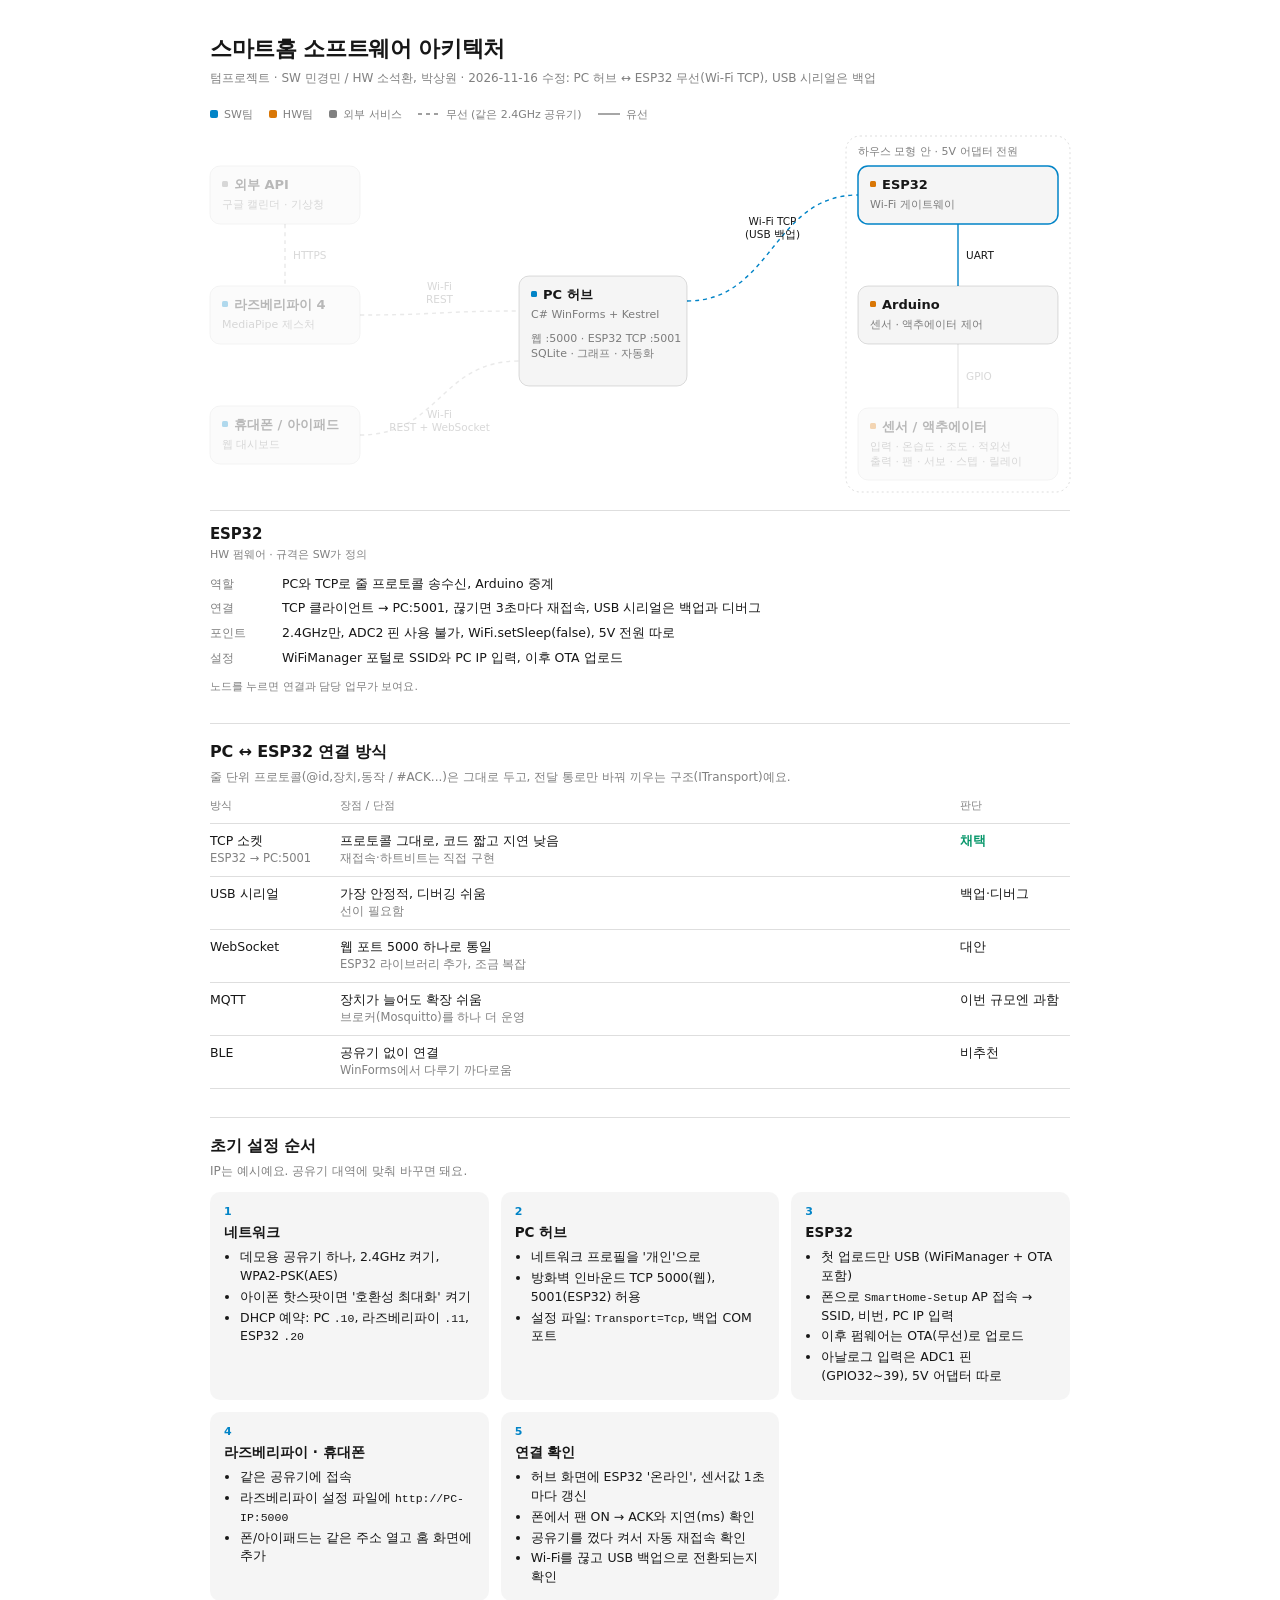
<file: docs/architecture.html>
<!doctype html>
<html>
<head>
<meta charset="utf-8"><meta name="viewport" content="width=device-width, initial-scale=1">
<title>스마트홈 소프트웨어 아키텍처</title>
<style>
:root{color-scheme:light;--foreground:#171717;--muted-foreground:rgba(23,23,23,.55);--surface-primary:rgba(23,23,23,.04);--border:rgba(23,23,23,.14);--chart-1:#0284c7;--chart-3:#d97706;--success:#059669;--font-sans:"Pretendard","Malgun Gothic","Apple SD Gothic Neo",system-ui,sans-serif;--bg:#ffffff}
@media (prefers-color-scheme: dark){:root{color-scheme:dark;--foreground:#fafafa;--muted-foreground:rgba(250,250,250,.55);--surface-primary:rgba(250,250,250,.08);--border:rgba(250,250,250,.12);--chart-1:#38bdf8;--chart-3:#fbbf24;--success:#34d399;--bg:#171717}}
html{background:var(--bg);color:var(--foreground);font:14px/1.5 var(--font-sans)}
body{margin:32px auto;max-width:860px;padding:0 20px}
.doc-title{font-size:22px;font-weight:600;letter-spacing:-0.02em;margin:0 0 4px}
.doc-sub{font-size:12px;color:var(--muted-foreground);margin:0 0 20px}
svg{display:block;width:100%;overflow:visible}
.node{cursor:pointer;transition:opacity .2s}
.node rect.box{fill:var(--surface-primary);stroke:var(--border);stroke-width:1}
.node .t{font-size:13px;font-weight:600;fill:var(--foreground)}
.node .s{font-size:11px;fill:var(--muted-foreground)}
.node.sel rect.box{stroke:var(--chart-1);stroke-width:1.5}
.house rect{fill:none;stroke:var(--border);stroke-width:1;stroke-dasharray:2 3}
.house text{font-size:11px;fill:var(--muted-foreground)}
.edge{transition:opacity .2s}
.edge path{fill:none;stroke:var(--muted-foreground);stroke-opacity:.55;stroke-width:1.4}
.edge.wl path{stroke-dasharray:4 4}
.edge.on path{stroke:var(--chart-1);stroke-opacity:1}
.edge.on.wl path{animation:flow 1s linear infinite}
.edge text{font-size:10.5px;fill:var(--muted-foreground)}
.edge.on text{fill:var(--foreground)}
.dim{opacity:.3}
@keyframes flow{to{stroke-dashoffset:-8}}
.legend{display:flex;gap:16px;flex-wrap:wrap;font-size:11px;color:var(--muted-foreground);margin:0 0 12px}
.legend i{display:inline-block;width:8px;height:8px;border-radius:2px;margin-right:6px}
.legend svg{display:inline-block;width:22px;height:8px;margin-right:6px;vertical-align:0}
.panel{margin-top:16px;padding-top:12px;border-top:1px solid var(--border)}
.panel h3{margin:0 0 2px;font-size:15px;font-weight:600;letter-spacing:-0.01em}
.panel .who{font-size:11px;color:var(--muted-foreground);margin-bottom:8px}
.row{display:grid;grid-template-columns:64px 1fr;gap:8px;font-size:12.5px;padding:3px 0}
.k{color:var(--muted-foreground);font-size:11.5px;padding-top:1px}
.hint{font-size:11px;color:var(--muted-foreground);margin-top:8px}
section{margin-top:28px;padding-top:16px;border-top:1px solid var(--border)}
section h2{font-size:16px;font-weight:600;letter-spacing:-0.01em;margin:0 0 4px}
section .lead{font-size:12px;color:var(--muted-foreground);margin:0 0 12px}
.cmp{display:grid;grid-template-columns:minmax(90px,130px) 1fr minmax(70px,110px);font-size:12.5px}
.cmp > div{padding:8px 8px 8px 0;border-bottom:1px solid var(--border)}
.cmp .h{font-size:11px;color:var(--muted-foreground);padding-top:0}
.cmp .pick{color:var(--success);font-weight:600}
.cmp .sub{display:block;color:var(--muted-foreground);font-size:11.5px}
.steps{display:grid;grid-template-columns:repeat(auto-fit,minmax(230px,1fr));gap:12px}
.step{background:var(--surface-primary);border-radius:10px;padding:12px 14px}
.step .n{font-size:11px;color:var(--chart-1);font-weight:600}
.step h4{margin:2px 0 6px;font-size:13.5px;font-weight:600}
.step ul{margin:0;padding-left:16px;font-size:12.5px}
.step li{margin:2px 0}
code{font-family:Consolas,Menlo,monospace;font-size:11.5px}
</style>
</head>
<body>
<h1 class="doc-title">스마트홈 소프트웨어 아키텍처</h1>
<p class="doc-sub">텀프로젝트 · SW 민경민 / HW 소석환, 박상원 · 2026-11-16 수정: PC 허브 ↔ ESP32 무선(Wi-Fi TCP), USB 시리얼은 백업</p>
<div class="legend">
  <span><i style="background:var(--chart-1)"></i>SW팀</span>
  <span><i style="background:var(--chart-3)"></i>HW팀</span>
  <span><i style="background:var(--muted-foreground)"></i>외부 서비스</span>
  <span><svg viewBox="0 0 22 8"><line x1="0" y1="4" x2="22" y2="4" stroke="currentColor" stroke-width="1.4" stroke-dasharray="4 4"/></svg>무선 (같은 2.4GHz 공유기)</span>
  <span><svg viewBox="0 0 22 8"><line x1="0" y1="4" x2="22" y2="4" stroke="currentColor" stroke-width="1.4"/></svg>유선</span>
</div>
<div id="wrap"><svg id="g"></svg></div>
<div class="panel" id="panel"></div>
<div class="hint">노드를 누르면 연결과 담당 업무가 보여요.</div>

<section>
  <h2>PC ↔ ESP32 연결 방식</h2>
  <p class="lead">줄 단위 프로토콜(@id,장치,동작 / #ACK...)은 그대로 두고, 전달 통로만 바꿔 끼우는 구조(ITransport)예요.</p>
  <div class="cmp">
    <div class="h">방식</div><div class="h">장점 / 단점</div><div class="h">판단</div>
    <div>TCP 소켓<span class="sub">ESP32 → PC:5001</span></div><div>프로토콜 그대로, 코드 짧고 지연 낮음<span class="sub">재접속·하트비트는 직접 구현</span></div><div class="pick">채택</div>
    <div>USB 시리얼</div><div>가장 안정적, 디버깅 쉬움<span class="sub">선이 필요함</span></div><div>백업·디버그</div>
    <div>WebSocket</div><div>웹 포트 5000 하나로 통일<span class="sub">ESP32 라이브러리 추가, 조금 복잡</span></div><div>대안</div>
    <div>MQTT</div><div>장치가 늘어도 확장 쉬움<span class="sub">브로커(Mosquitto)를 하나 더 운영</span></div><div>이번 규모엔 과함</div>
    <div>BLE</div><div>공유기 없이 연결<span class="sub">WinForms에서 다루기 까다로움</span></div><div>비추천</div>
  </div>
</section>

<section>
  <h2>초기 설정 순서</h2>
  <p class="lead">IP는 예시예요. 공유기 대역에 맞춰 바꾸면 돼요.</p>
  <div class="steps">
    <div class="step"><div class="n">1</div><h4>네트워크</h4><ul>
      <li>데모용 공유기 하나, 2.4GHz 켜기, WPA2-PSK(AES)</li>
      <li>아이폰 핫스팟이면 '호환성 최대화' 켜기</li>
      <li>DHCP 예약: PC <code>.10</code>, 라즈베리파이 <code>.11</code>, ESP32 <code>.20</code></li></ul></div>
    <div class="step"><div class="n">2</div><h4>PC 허브</h4><ul>
      <li>네트워크 프로필을 '개인'으로</li>
      <li>방화벽 인바운드 TCP 5000(웹), 5001(ESP32) 허용</li>
      <li>설정 파일: <code>Transport=Tcp</code>, 백업 COM 포트</li></ul></div>
    <div class="step"><div class="n">3</div><h4>ESP32</h4><ul>
      <li>첫 업로드만 USB (WiFiManager + OTA 포함)</li>
      <li>폰으로 <code>SmartHome-Setup</code> AP 접속 → SSID, 비번, PC IP 입력</li>
      <li>이후 펌웨어는 OTA(무선)로 업로드</li>
      <li>아날로그 입력은 ADC1 핀(GPIO32~39), 5V 어댑터 따로</li></ul></div>
    <div class="step"><div class="n">4</div><h4>라즈베리파이 · 휴대폰</h4><ul>
      <li>같은 공유기에 접속</li>
      <li>라즈베리파이 설정 파일에 <code>http://PC-IP:5000</code></li>
      <li>폰/아이패드는 같은 주소 열고 홈 화면에 추가</li></ul></div>
    <div class="step"><div class="n">5</div><h4>연결 확인</h4><ul>
      <li>허브 화면에 ESP32 '온라인', 센서값 1초마다 갱신</li>
      <li>폰에서 팬 ON → ACK와 지연(ms) 확인</li>
      <li>공유기를 껐다 켜서 자동 재접속 확인</li>
      <li>Wi-Fi를 끊고 USB 백업으로 전환되는지 확인</li></ul></div>
  </div>
</section>

<script>
const N = {
  phone: { t: '휴대폰 / 아이패드', s: ['웹 대시보드'], team: 'sw', who: 'SW · 민경민',
    rows: [['기술','HTML/JS (PC 허브가 서빙), canvas 그래프, WebSocket'],['기능','장치 버튼, 실시간 센서값, 자동/수동 모드, 브리핑 화면'],['접속','같은 공유기에서 http://PC-IP:5000, 홈 화면에 추가']] },
  rpi: { t: '라즈베리파이 4', s: ['MediaPipe 제스처'], team: 'sw', who: 'SW · 민경민',
    rows: [['기술','Python venv, mediapipe Tasks API, OpenCV'],['기능','제스처 인식 → 상태머신 → 허브 REST로 명령 전송, 브리핑 음성'],['포인트','mp.solutions 금지, 64비트 OS, 방열 필수']] },
  ext: { t: '외부 API', s: ['구글 캘린더 · 기상청'], team: 'ext', who: '외부 서비스',
    rows: [['캘린더','iCal 비밀 주소(간단) 또는 OAuth Calendar API'],['날씨','공공데이터포털 기상청 단기예보 (무료, 자동승인)'],['TTS','edge-tts(온라인) 또는 Piper(오프라인)']] },
  hub: { t: 'PC 허브', s: ['C# WinForms + Kestrel'], x: ['웹 :5000 · ESP32 TCP :5001', 'SQLite · 그래프 · 자동화'], team: 'sw', who: 'SW · 민경민',
    rows: [['기술','.NET 10 WinForms, ASP.NET Core 내장, TcpListener, System.IO.Ports, SQLite, ScottPlot'],['통신','ITransport 하나로 TCP(기본)와 USB 시리얼(백업) 전환'],['포인트','모든 명령이 같은 CommandService를 거침, 고정 IP와 방화벽 5000/5001 허용']] },
  esp: { t: 'ESP32', s: ['Wi-Fi 게이트웨이'], team: 'hw', who: 'HW 펌웨어 · 규격은 SW가 정의',
    rows: [['역할','PC와 TCP로 줄 프로토콜 송수신, Arduino 중계'],['연결','TCP 클라이언트 → PC:5001, 끊기면 3초마다 재접속, USB 시리얼은 백업과 디버그'],['포인트','2.4GHz만, ADC2 핀 사용 불가, WiFi.setSleep(false), 5V 전원 따로'],['설정','WiFiManager 포털로 SSID와 PC IP 입력, 이후 OTA 업로드']] },
  ard: { t: 'Arduino', s: ['센서 · 액추에이터 제어'], team: 'hw', who: 'HW 펌웨어',
    rows: [['역할','센서 읽기, 모터·릴레이 구동, 리밋/안전 로직'],['연결','ESP32와 UART (3.3V/5V 레벨 변환 확인)'],['포인트','명령은 ON/OFF/SET 같은 절대값으로만 받기']] },
  dev: { t: '센서 / 액추에이터', s: ['입력 · 온습도 · 조도 · 적외선', '출력 · 팬 · 서보 · 스텝 · 릴레이'], team: 'hw', who: 'HW 배선',
    rows: [['입력','온습도, 조도, 적외선'],['출력','팬(5V), 서보(문), 스텝(커튼), 릴레이(전등)'],['포인트','커튼 위치(0~100%) 원점 잡는 방법 확인, 모터 전원은 따로']] }
};
const teamColor = { sw: 'var(--chart-1)', hw: 'var(--chart-3)', ext: 'var(--muted-foreground)' };
const HOUSE = '하우스 모형 안 · 5V 어댑터 전원';
let sel = 'esp', lastW = 0;
function L(W) {
  if (W >= 700) {
    const lw = 150, hw = 168, rw = 200, pad = 12;
    const cx = W - rw - pad * 2, nx = cx + pad, hx = lw + (cx - lw - hw) / 2, mid = nx + rw / 2;
    return { H: 358, house: [cx, 0, rw + pad * 2, 356, nx, 19, 'start'], n: {
      ext: [0, 30, lw, 58], rpi: [0, 150, lw, 58], phone: [0, 270, lw, 58],
      hub: [hx, 140, hw, 110], esp: [nx, 30, rw, 58], ard: [nx, 150, rw, 58], dev: [nx, 272, rw, 72] },
      e: [
        ['ext','rpi',[lw/2,88],[lw/2,150],['HTTPS'],'v',1],
        ['rpi','hub',[lw,179],[hx,175],['Wi-Fi','REST'],'up',1],
        ['phone','hub',[lw,299],[hx,225],['Wi-Fi','REST + WebSocket'],'down',1],
        ['hub','esp',[hx+hw,165],[nx,59],['Wi-Fi TCP','(USB 백업)'],'up',1],
        ['esp','ard',[mid,88],[mid,150],['UART'],'v',0],
        ['ard','dev',[mid,208],[mid,272],['GPIO'],'v',0] ] };
  }
  const h2 = (W - 16) / 2, h3 = (W - 24 - 40) / 2;
  return { H: 616, house: [0, 384, W, 230, W - 12, 403, 'end'], n: {
    ext: [h2 + 16, 0, h2, 58], phone: [0, 112, h2, 58], rpi: [h2 + 16, 112, h2, 58],
    hub: [0, 232, W, 96], esp: [12, 414, h3, 58], ard: [12 + h3 + 40, 414, h3, 58], dev: [12, 530, W - 24, 72] },
    e: [
      ['ext','rpi',[h2+16+h2/2,58],[h2+16+h2/2,112],['HTTPS'],'v',1],
      ['phone','hub',[h2/2,170],[h2/2,232],['Wi-Fi · REST + WebSocket'],'v',1],
      ['rpi','hub',[h2+16+h2/2,170],[h2+16+h2/2,232],['Wi-Fi · REST'],'v',1],
      ['hub','esp',[12+h3/2,328],[12+h3/2,414],['Wi-Fi TCP (USB 백업)'],'v',1],
      ['esp','ard',[12+h3,443],[12+h3+40,443],['UART'],'up',0],
      ['ard','dev',[12+h3+40+h3/2,472],[12+h3+40+h3/2,530],['GPIO'],'v',0] ] };
}
function draw() {
  const svg = document.getElementById('g');
  const W = Math.round(svg.parentElement.clientWidth || 700);
  const lay = L(W);
  svg.setAttribute('viewBox', '0 0 ' + W + ' ' + lay.H);
  svg.setAttribute('height', lay.H);
  const linked = new Set([sel]);
  lay.e.forEach(([a,b]) => { if (a === sel) linked.add(b); if (b === sel) linked.add(a); });
  const hs = lay.house;
  let out = '<g class="house"><rect x="' + hs[0] + '" y="' + hs[1] + '" width="' + hs[2] + '" height="' + hs[3] + '" rx="14"/><text x="' + hs[4] + '" y="' + hs[5] + '" text-anchor="' + hs[6] + '">' + HOUSE + '</text></g>';
  for (const [a,b,p1,p2,label,mode,wl] of lay.e) {
    let d;
    if (mode === 'v') { const my = (p1[1]+p2[1])/2; d = 'M'+p1[0]+','+p1[1]+' C'+p1[0]+','+my+' '+p2[0]+','+my+' '+p2[0]+','+p2[1]; }
    else { const mx = (p1[0]+p2[0])/2; d = 'M'+p1[0]+','+p1[1]+' C'+mx+','+p1[1]+' '+mx+','+p2[1]+' '+p2[0]+','+p2[1]; }
    const on = a === sel || b === sel;
    const mx = (p1[0]+p2[0])/2, my = (p1[1]+p2[1])/2;
    let txt;
    if (mode === 'v') txt = label.map((s,i) => '<text x="' + (mx + 8) + '" y="' + (my + 4 + i*13) + '">' + s + '</text>').join('');
    else if (mode === 'up') txt = label.map((s,i) => '<text text-anchor="middle" x="' + mx + '" y="' + (my - 10 - (label.length-1-i)*13) + '">' + s + '</text>').join('');
    else txt = label.map((s,i) => '<text text-anchor="middle" x="' + mx + '" y="' + (my + 20 + i*13) + '">' + s + '</text>').join('');
    out += '<g class="edge' + (wl ? ' wl' : '') + (on ? ' on' : ' dim') + '"><path d="' + d + '"/>' + txt + '</g>';
  }
  for (const [k, r] of Object.entries(lay.n)) {
    const n = N[k]; const [x,y,w,h] = r;
    let body = n.s.map((s,i) => '<text class="s" x="' + (x+12) + '" y="' + (y+42+i*15) + '">' + s + '</text>').join('');
    if (n.x && h >= 90) body += n.x.map((s,i) => '<text class="s" x="' + (x+12) + '" y="' + (y+66+i*15) + '">' + s + '</text>').join('');
    out += '<g class="node' + (k === sel ? ' sel' : '') + (linked.has(k) ? '' : ' dim') + '" data-k="' + k + '">' +
      '<rect class="box" x="' + x + '" y="' + y + '" width="' + w + '" height="' + h + '" rx="10"/>' +
      '<rect x="' + (x+12) + '" y="' + (y+15) + '" width="6" height="6" rx="1.5" style="fill:' + teamColor[n.team] + '"/>' +
      '<text class="t" x="' + (x+24) + '" y="' + (y+23) + '">' + n.t + '</text>' + body + '</g>';
  }
  svg.innerHTML = out;
  svg.querySelectorAll('.node').forEach(el => el.addEventListener('click', () => { sel = el.dataset.k; draw(); }));
  const n = N[sel];
  document.getElementById('panel').innerHTML = '<h3>' + n.t + '</h3><div class="who">' + n.who + '</div>' +
    n.rows.map(r => '<div class="row"><div class="k">' + r[0] + '</div><div>' + r[1] + '</div></div>').join('');
}
new ResizeObserver(() => { const w = Math.round(document.getElementById('wrap').clientWidth); if (w !== lastW) { lastW = w; requestAnimationFrame(draw); } }).observe(document.getElementById('wrap'));
draw();
</script>
</body>
</html>
</file>
